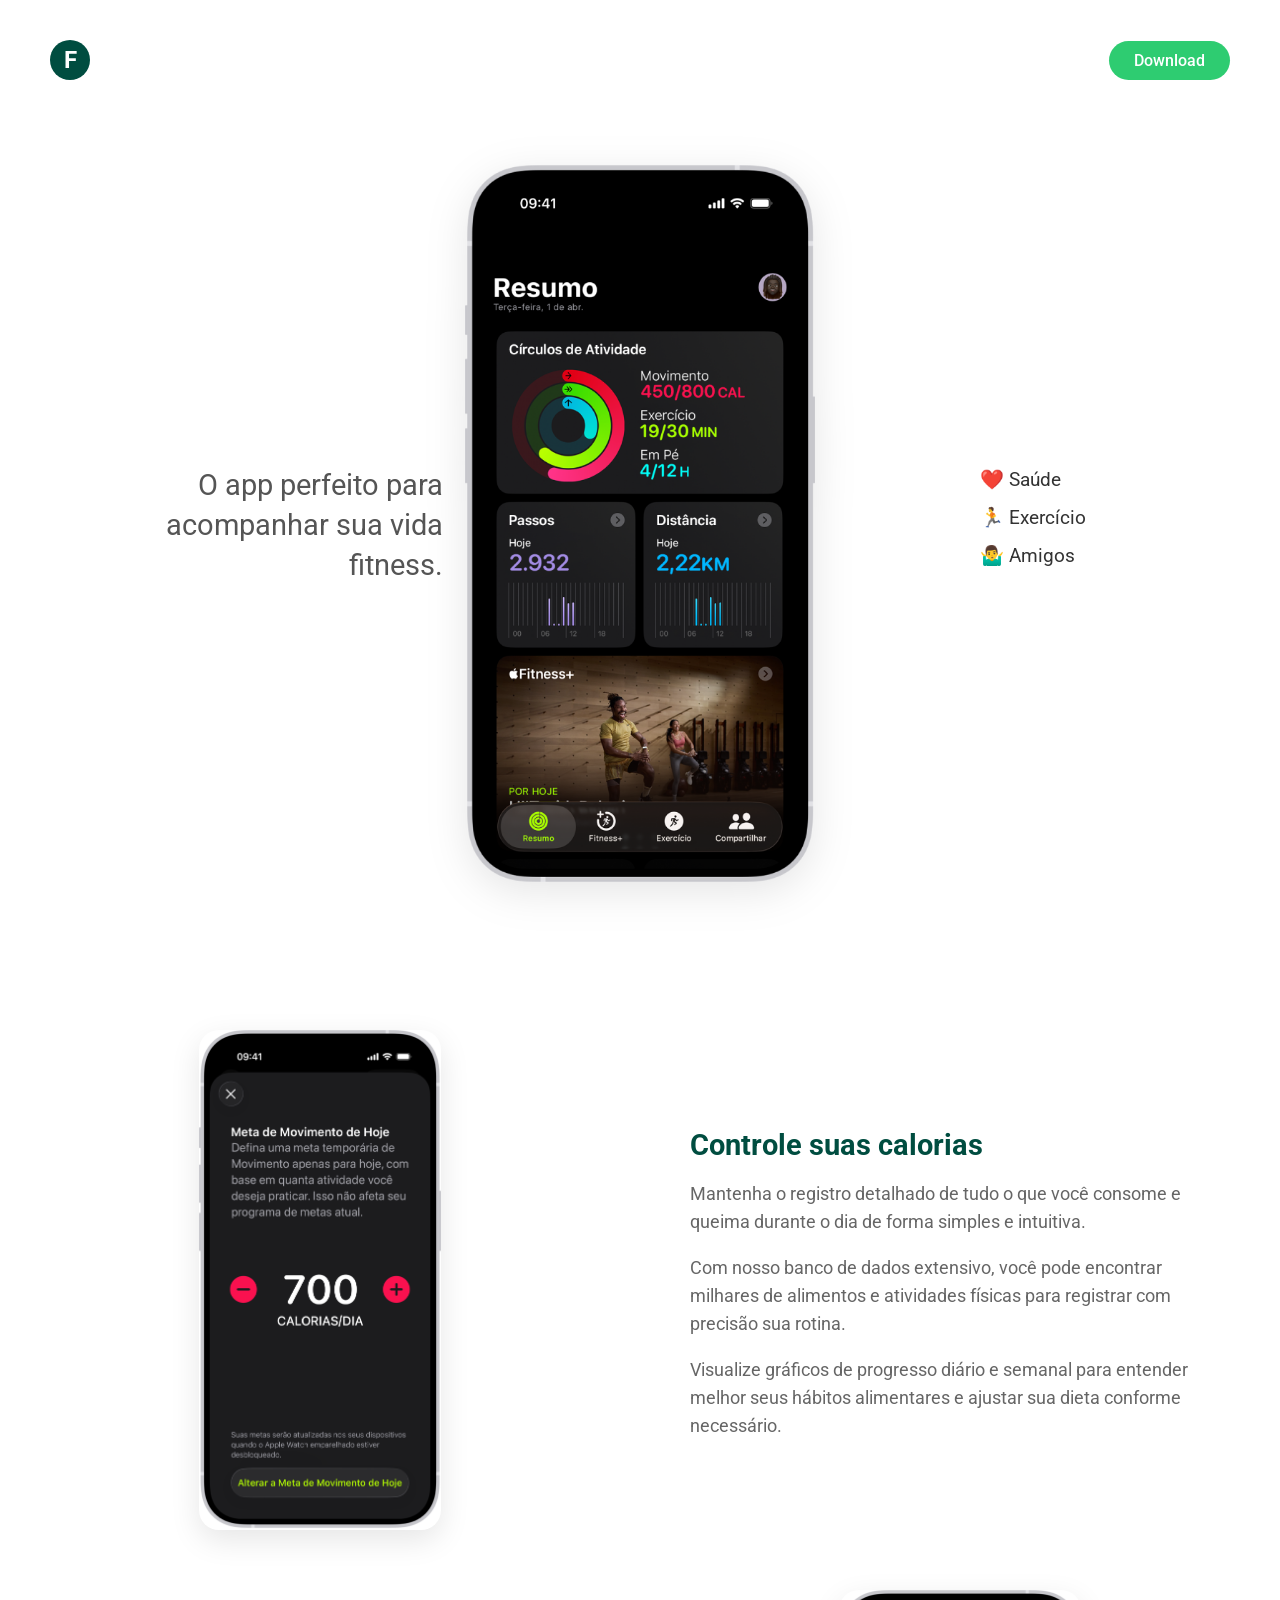
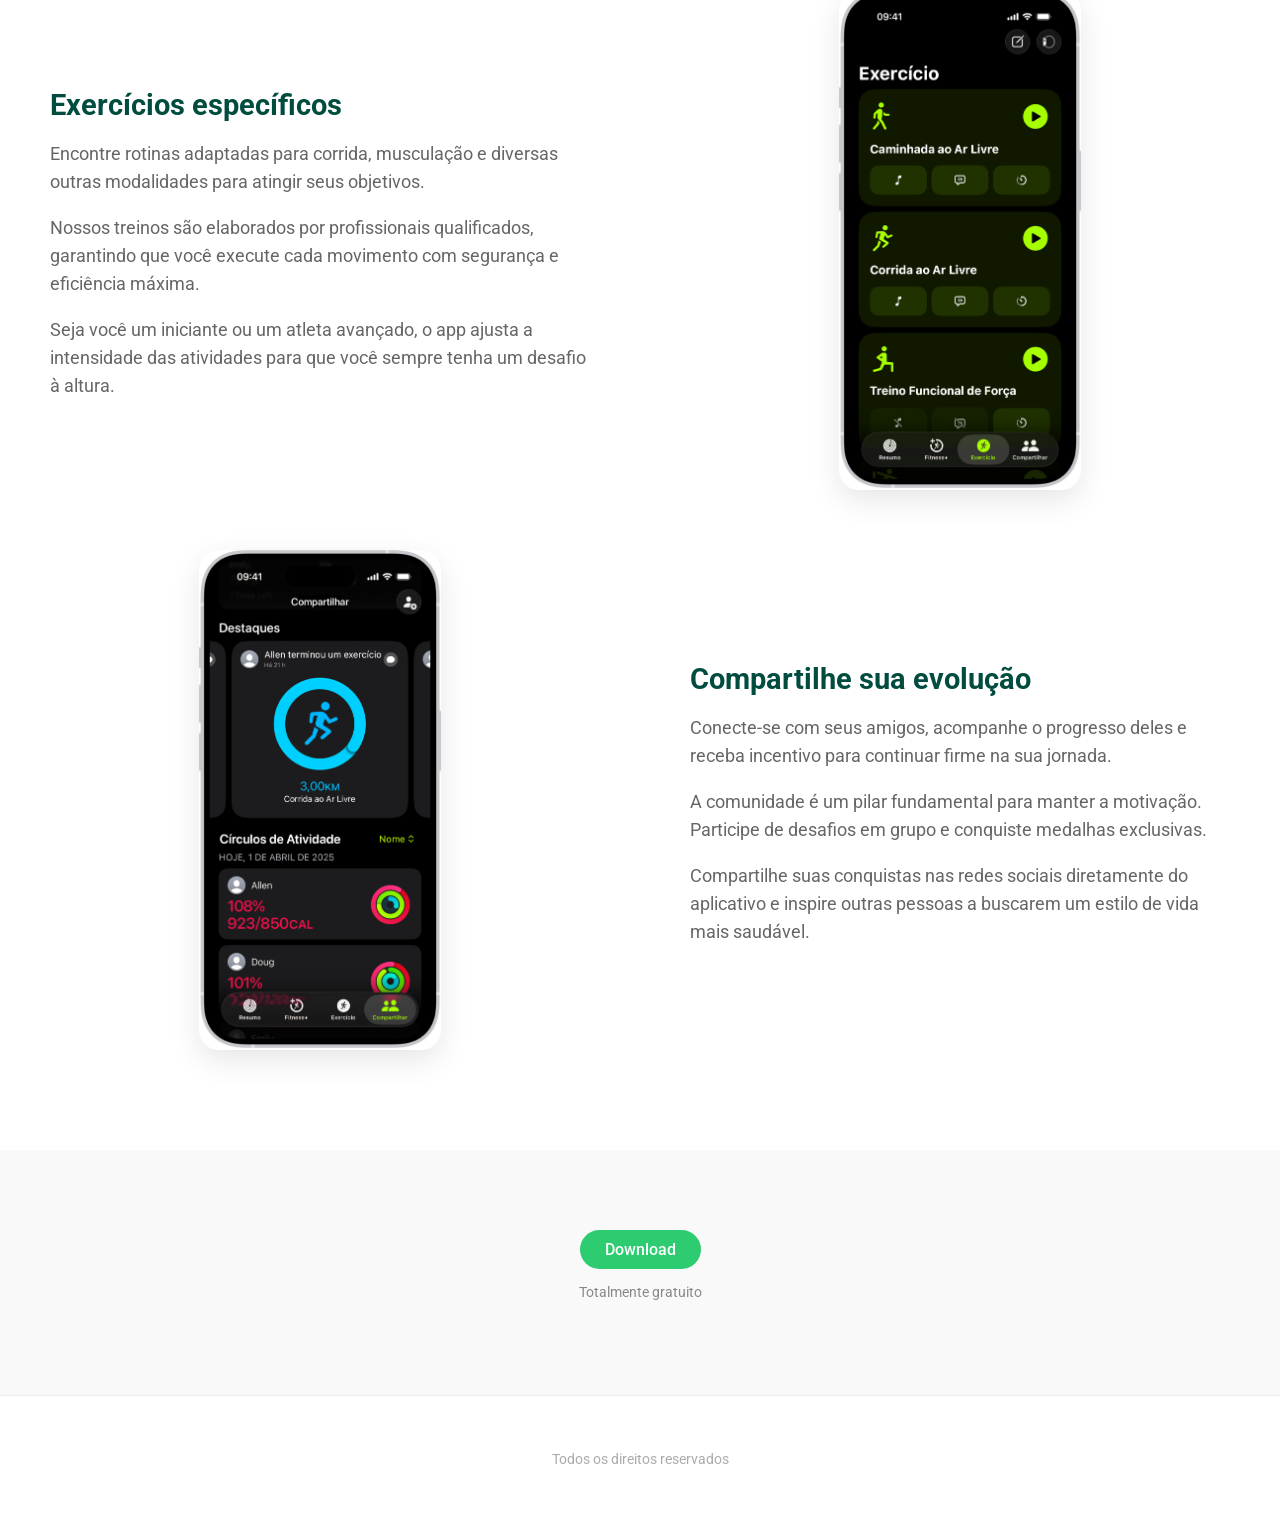
<file: index.html>
<!DOCTYPE html>
<html lang="pt-br">

<head>
    <meta charset="UTF-8">
    <meta name="viewport" content="width=device-width, initial-scale=1.0">
    <title>Meu site</title>
    <link href="style.css" rel="stylesheet" />
    <link rel="preconnect" href="https://fonts.googleapis.com">
    <link rel="preconnect" href="https://fonts.gstatic.com" crossorigin>
    <link href="https://fonts.googleapis.com/css2?family=Roboto:ital,wght@0,100..900;1,100..900&display=swap"
        rel="stylesheet">
</head>

<body>

    <header class="header">
        <div class="logo-container">
            <div class="logo-circle">F</div>
        </div>
        <a href="#" class="btn-download">Download</a>
    </header>

    <main>
        <section class="hero">
            <div class="hero-left">
                <h1>O app perfeito para acompanhar sua vida fitness.</h1>
            </div>
            <div class="hero-center">
                <img src="images/print_1.png" alt="Print do App" class="hero-image">
            </div>
            <div class="hero-right">
                <ul class="key-points">
                    <li>❤️ Saúde</li>
                    <li>🏃 Exercício</li>
                    <li>🤷‍♂️ Amigos</li>
                </ul>
            </div>
        </section>

        <section class="features">
            <div class="feature-item">
                <div class="feature-image">
                    <img src="images/print_2.png" alt="Contagem de calorias">
                </div>
                <div class="feature-text">
                    <h2>Controle suas calorias</h2>
                    <p>Mantenha o registro detalhado de tudo o que você consome e queima durante o dia de forma simples e intuitiva.</p>
                    <p>Com nosso banco de dados extensivo, você pode encontrar milhares de alimentos e atividades físicas para registrar com precisão sua rotina.</p>
                    <p>Visualize gráficos de progresso diário e semanal para entender melhor seus hábitos alimentares e ajustar sua dieta conforme necessário.</p>
                </div>
            </div>
            <div class="feature-item">
                <div class="feature-text">
                    <h2>Exercícios específicos</h2>
                    <p>Encontre rotinas adaptadas para corrida, musculação e diversas outras modalidades para atingir seus objetivos.</p>
                    <p>Nossos treinos são elaborados por profissionais qualificados, garantindo que você execute cada movimento com segurança e eficiência máxima.</p>
                    <p>Seja você um iniciante ou um atleta avançado, o app ajusta a intensidade das atividades para que você sempre tenha um desafio à altura.</p>
                </div>
                <div class="feature-image">
                    <img src="images/print_3.png" alt="Exercícios específicos">
                </div>
            </div>
            <div class="feature-item">
                <div class="feature-image">
                    <img src="images/print_4.png" alt="Compartilhamento com amigos">
                </div>
                <div class="feature-text">
                    <h2>Compartilhe sua evolução</h2>
                    <p>Conecte-se com seus amigos, acompanhe o progresso deles e receba incentivo para continuar firme na sua jornada.</p>
                    <p>A comunidade é um pilar fundamental para manter a motivação. Participe de desafios em grupo e conquiste medalhas exclusivas.</p>
                    <p>Compartilhe suas conquistas nas redes sociais diretamente do aplicativo e inspire outras pessoas a buscarem um estilo de vida mais saudável.</p>
                </div>
            </div>
        </section>

        <section class="cta">
            <a href="#" class="btn-download btn-large">Download</a>
            <p>Totalmente gratuito</p>
        </section>
    </main>

    <footer class="footer">
        <p>Todos os direitos reservados</p>
    </footer>

</body>

</html>
</file>
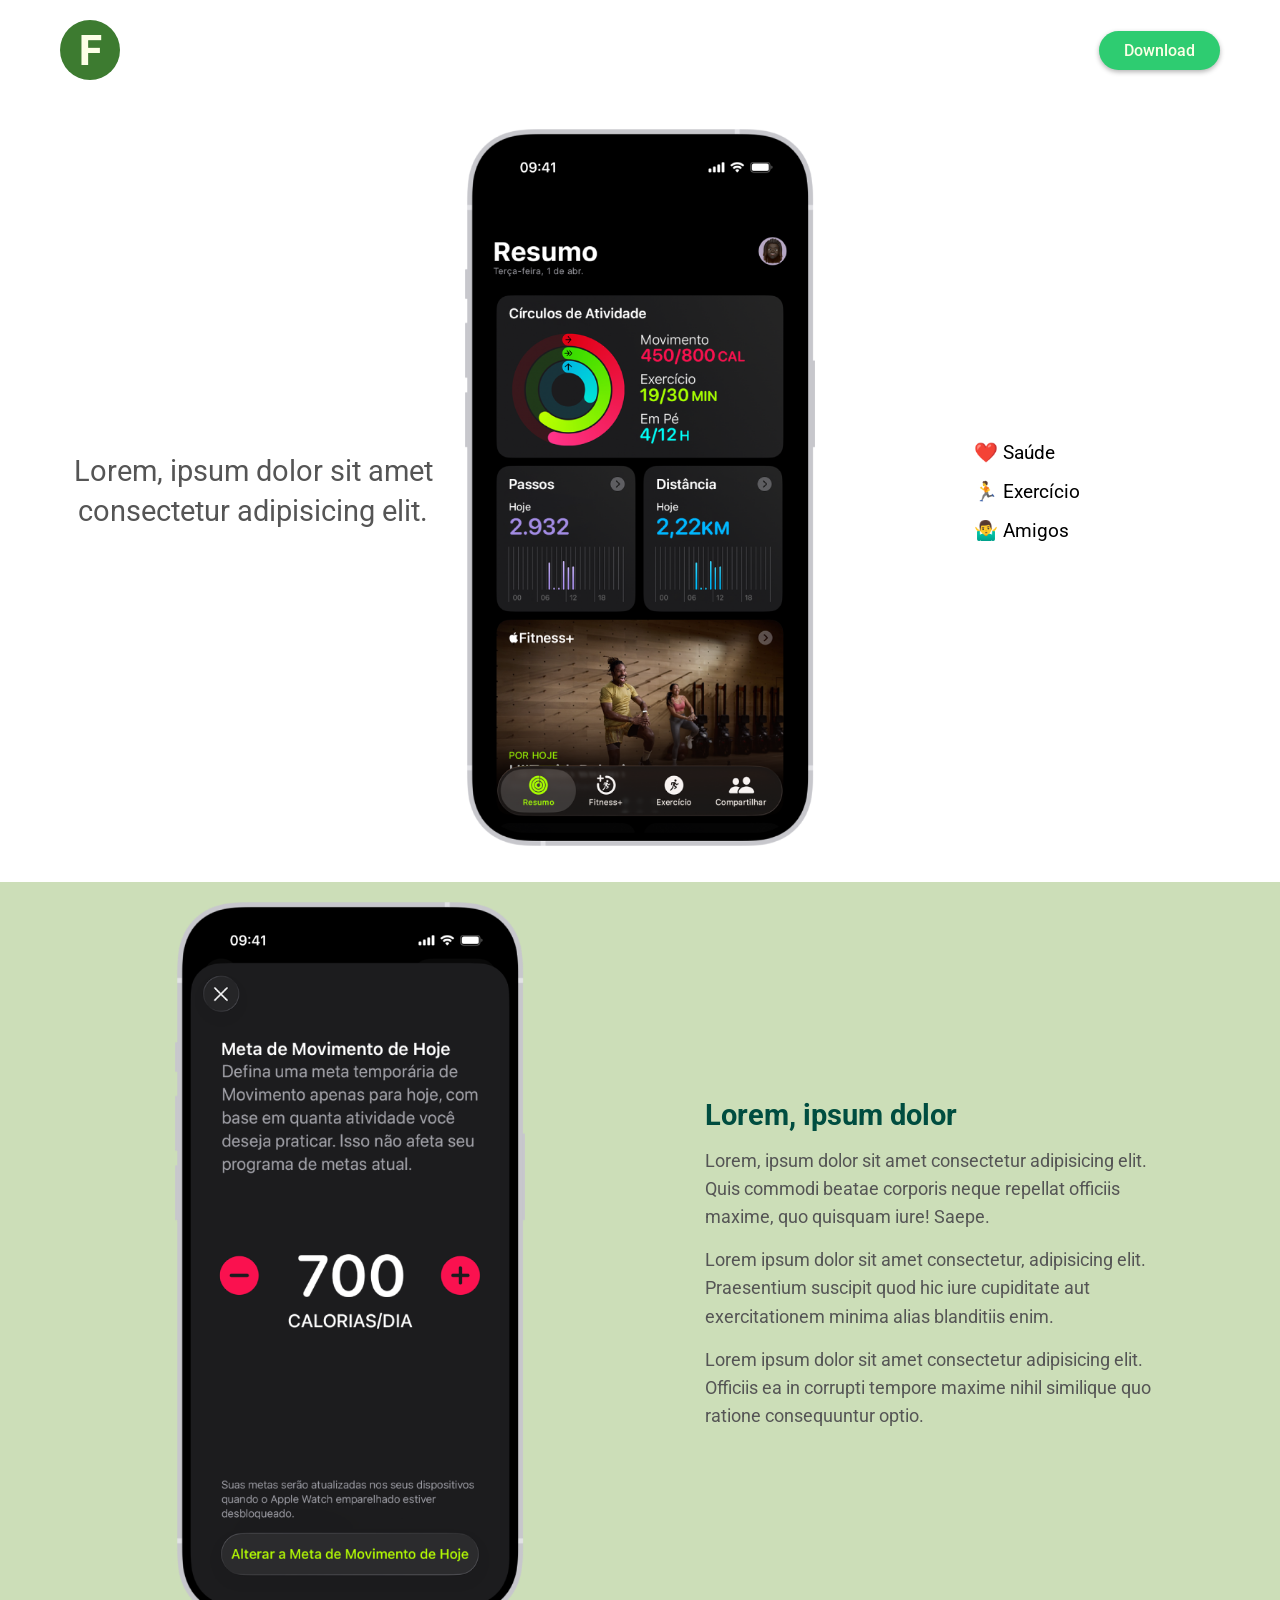
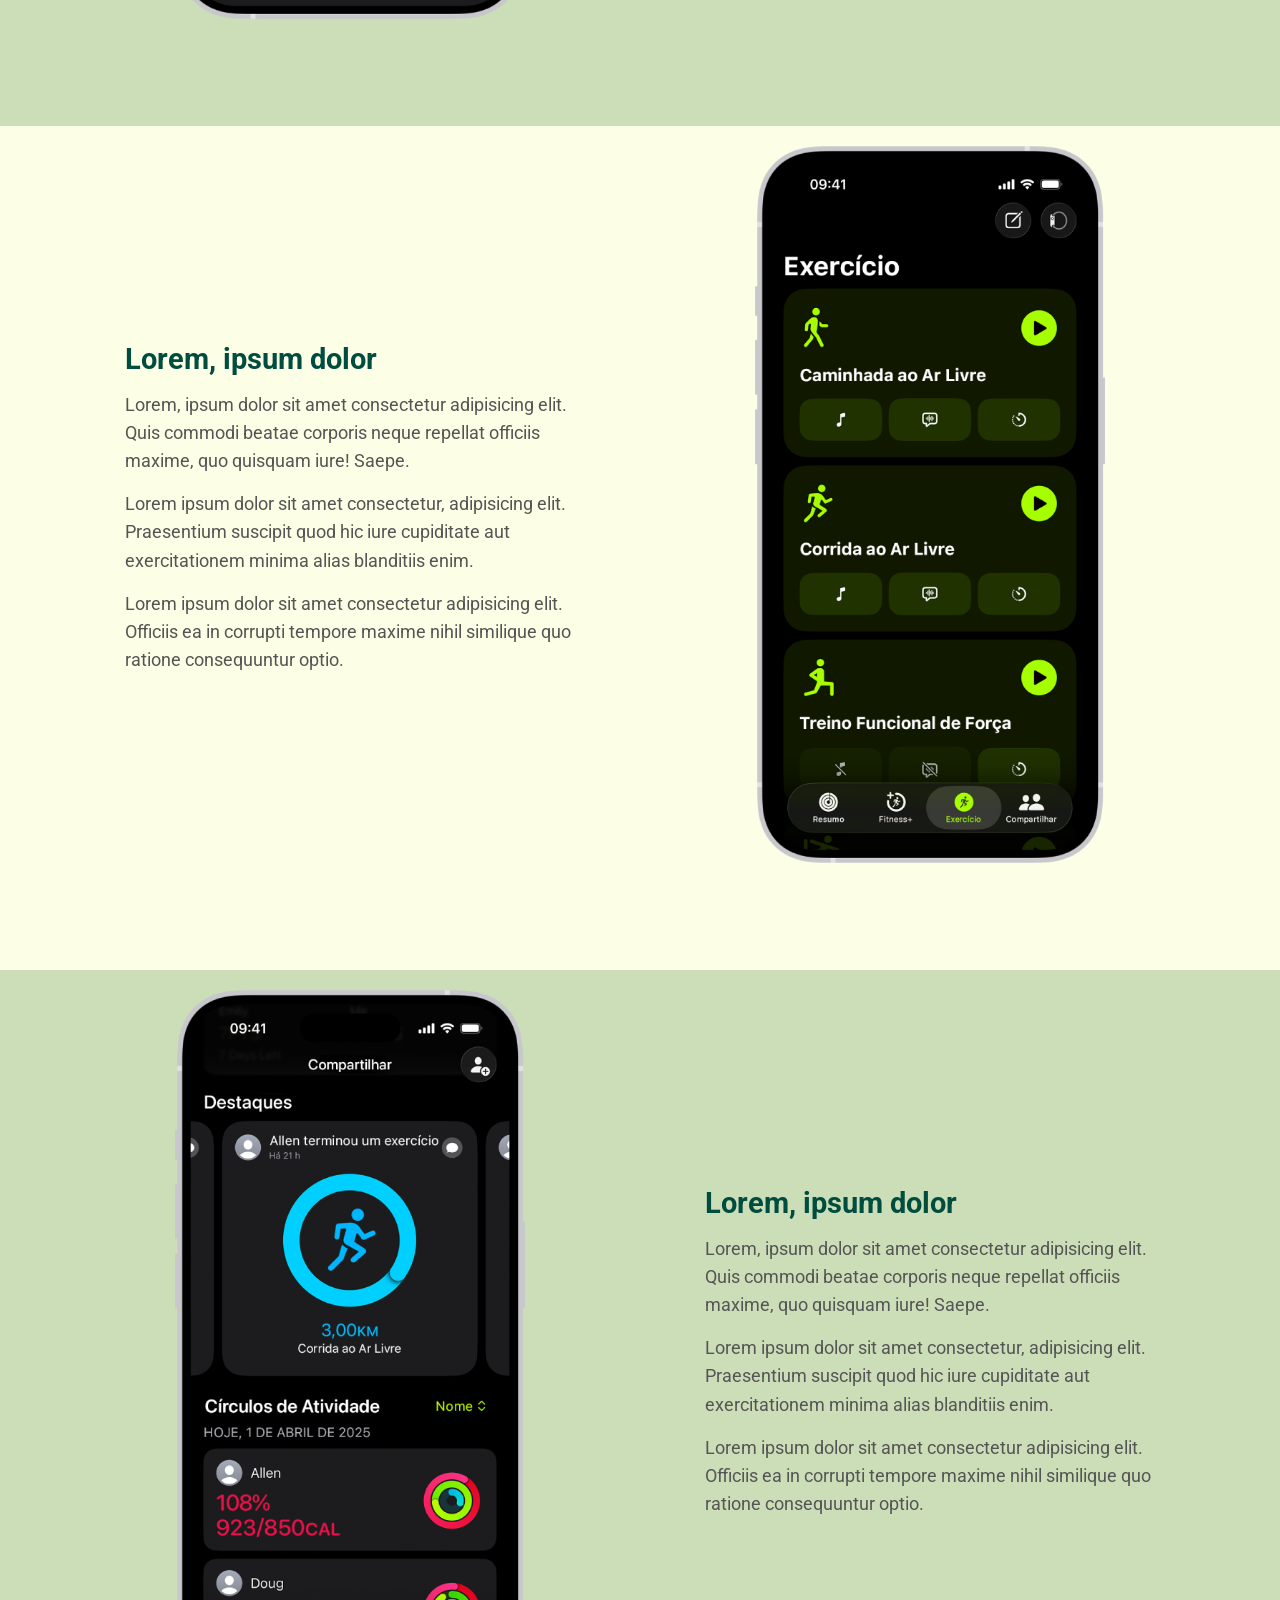
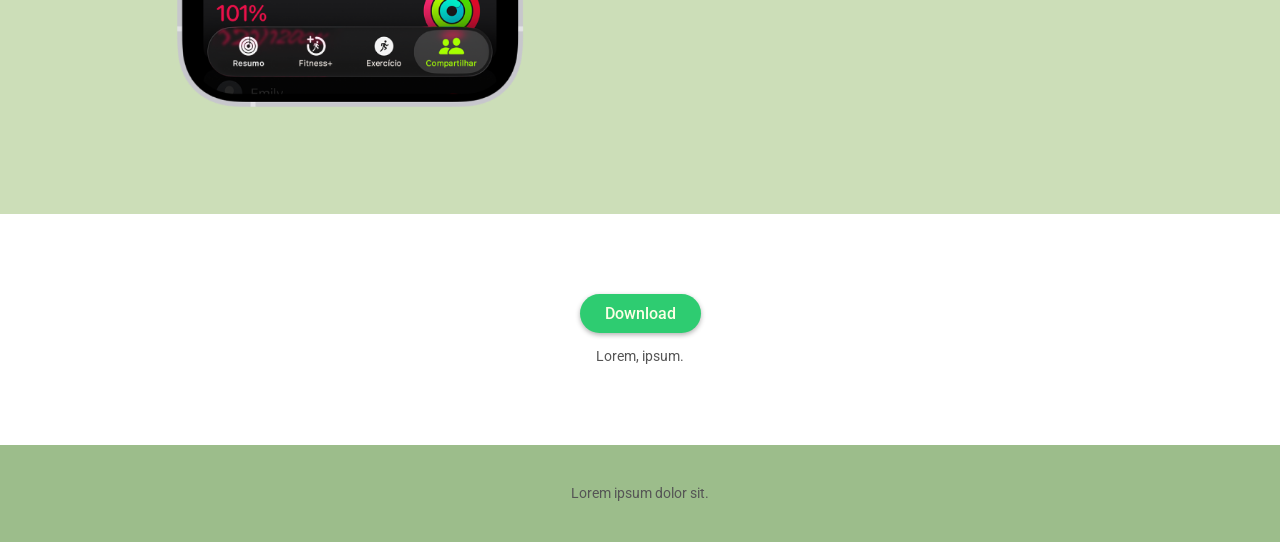
<file: assets/index.html>
<!DOCTYPE html>
<html lang="pt-br">

<head>
  <meta charset="UTF-8">
  <meta name="viewport" content="width=device-width, initial-scale=1.0">
  <title>APP Saúde</title>
  <link rel="stylesheet" href="style.css">
  <link rel="preconnect" href="https://fonts.googleapis.com">
  <link rel="preconnect" href="https://fonts.gstatic.com" crossorigin>
  <link href="https://fonts.googleapis.com/css2?family=Roboto:ital,wght@0,100..900;1,100..900&display=swap" rel="stylesheet">
</head>

<body>
  <header>
    <nav>
      <div class="logo">
        <span>F</span>
      </div>

      <div class="btn-download">
        <a href="">Download</a>
      </div>
    </nav>
  </header>

  <main>
    <section id="hero">
      <div class="hero-left">
        <h1>Lorem, ipsum dolor sit amet consectetur adipisicing elit.</h1>
      </div>
      <div class="hero-center">
        <img src="../images/print_1.png" alt="Print do App">
      </div>
      <div class="hero-right">
        <ul>
          <li>❤️ Saúde</li>
          <li>🏃 Exercício</li>
          <li>🤷‍♂️ Amigos</li>
        </ul>
      </div>
      <div class="btn-download">
        <a href="">Download</a>
      </div>
    </section>

    <section id="feature">

      <div class="feature-items" id="feature-items">
        <div class="feature-image">
          <img src="../images/print_2.png" alt="Contagem de calorias">
        </div>
        <div class="feature-text">
          <h2>Lorem, ipsum dolor</h2>
          <p>Lorem, ipsum dolor sit amet consectetur adipisicing elit. Quis commodi beatae corporis neque repellat officiis maxime, quo quisquam iure! Saepe.</p>
          <p>Lorem ipsum dolor sit amet consectetur, adipisicing elit. Praesentium suscipit quod hic iure cupiditate aut exercitationem minima alias blanditiis enim.</p>
          <p>Lorem ipsum dolor sit amet consectetur adipisicing elit. Officiis ea in corrupti tempore maxime nihil similique quo ratione consequuntur optio.</p>
        </div>
      </div>

      <div class="feature-items feature-items-reverse">
        <div class="feature-image">
          <img src="../images/print_3.png" alt="Exercícios">
        </div>
        <div class="feature-text">
          <h2>Lorem, ipsum dolor</h2>
          <p>Lorem, ipsum dolor sit amet consectetur adipisicing elit. Quis commodi beatae corporis neque repellat officiis maxime, quo quisquam iure! Saepe.</p>
          <p>Lorem ipsum dolor sit amet consectetur, adipisicing elit. Praesentium suscipit quod hic iure cupiditate aut exercitationem minima alias blanditiis enim.</p>
          <p>Lorem ipsum dolor sit amet consectetur adipisicing elit. Officiis ea in corrupti tempore maxime nihil similique quo ratione consequuntur optio.</p>
        </div>
      </div>

      <div class="feature-items">
        <div class="feature-image">
          <img src="../images/print_4.png" alt="Destaques">
        </div>
        <div class="feature-text">
          <h2>Lorem, ipsum dolor</h2>
          <p>Lorem, ipsum dolor sit amet consectetur adipisicing elit. Quis commodi beatae corporis neque repellat officiis maxime, quo quisquam iure! Saepe.</p>
          <p>Lorem ipsum dolor sit amet consectetur, adipisicing elit. Praesentium suscipit quod hic iure cupiditate aut exercitationem minima alias blanditiis enim.</p>
          <p>Lorem ipsum dolor sit amet consectetur adipisicing elit. Officiis ea in corrupti tempore maxime nihil similique quo ratione consequuntur optio.</p>
        </div>
      </div>

    </section>

    <section class="cta">
      <div class="btn-download">
        <a href="">Download</a>
      </div>
      <p>Lorem, ipsum.</p>
    </section>

    <footer>
      <p>Lorem ipsum dolor sit.</p>
    </footer>
  </main>
</body>

</html>
</file>
<file: style.css>
body {
    box-sizing: border-box;
    margin: 0;
    font-family: 'Roboto', Arial, sans-serif;
    background-color: #ffffff;
    color: #333;
}

/* --- Mobile-First (Base Styles) --- */

/* Header */
.header {
    display: flex;
    justify-content: space-between;
    align-items: center;
    padding: 15px 20px;
}

.logo-circle {
    background-color: #004d40;
    /* Verde escuro */
    color: white;
    width: 40px;
    height: 40px;
    border-radius: 50%;
    display: flex;
    align-items: center;
    justify-content: center;
    font-weight: bold;
    font-size: 24px;
}

.btn-download {
    background-color: #2ecc71;
    /* Verde */
    color: white;
    padding: 8px 18px;
    text-decoration: none;
    border-radius: 25px;
    font-weight: 500;
    font-size: 0.9rem;
    transition: background-color 0.3s;
}

.btn-download:hover {
    background-color: #27ae60;
}

/* Hero Section */
.hero {
    display: flex;
    flex-direction: column;
    /* Pilha vertical no mobile */
    padding: 40px 20px;
    gap: 40px;
    text-align: center;
}

.hero-left,
.hero-center,
.hero-right {
    display: flex;
    flex-direction: column;
    align-items: center;
    /* Centralizado no mobile */
}

.hero-left h1 {
    font-size: 1.6rem;
    font-weight: 400;
    line-height: 1.4;
    color: #555;
    margin: 0;
}

.hero-center .hero-image {
    max-width: 80%;
    height: auto;
    filter: drop-shadow(0 10px 20px rgba(0, 0, 0, 0.1));
}

.key-points {
    list-style: none;
    padding: 0;
    margin: 0;
    font-size: 1.1rem;
    text-align: left;
}

.key-points li {
    margin-bottom: 15px;
}

/* Features Section */
.features {
    padding: 60px 20px;
    display: flex;
    flex-direction: column;
    gap: 60px;
}

.feature-item {
    display: flex;
    flex-direction: column;
    align-items: center;
    gap: 30px;
    text-align: center;
}

.feature-item:nth-child(2) {
    flex-direction: column-reverse;
}

.feature-image img {
    max-width: 100%;

    max-height: 500px;
    border-radius: 20px;
    box-shadow: 0 10px 30px rgba(0, 0, 0, 0.1);
}

.feature-text h2 {
    font-size: 1.8rem;
    color: #004d40;
    margin-bottom: 15px;
}

.feature-text p {
    font-size: 1.1rem;
    line-height: 1.6;
    color: #666;

    max-width: 600px;
    margin-bottom: 15px;
}

/* CTA Section */
.cta {
    padding: 80px 20px;
    text-align: center;
    background-color: #f9f9f9;
}

.btn-large {
    padding: 15px 40px;
    font-size: 1.2rem;
    display: inline-block;
}

.cta p {
    margin-top: 15px;
    color: #888;
    font-size: 0.9rem;
}

/* Footer */
.footer {
    padding: 40px 20px;
    text-align: center;
    border-top: 1px solid #eee;
    color: #aaa;
    font-size: 0.9rem;
}

/* --- Desktop Breakpoint (>= 900px) --- */
@media (min-width: 900px) {
    .header {
        padding: 20px 50px;
        height: 80px;
    }

    .btn-download {
        padding: 10px 25px;
        font-size: 1rem;
    }

    .hero {
        flex-direction: row;
        /* Lado a lado no desktop */
        height: 90vh;
        padding: 0 50px;
        gap: 0;
        text-align: left;
    }

    .hero-left,
    .hero-center,
    .hero-right {
        flex: 1;
        height: 100%;
        justify-content: center;
    }

    .hero-left {
        align-items: flex-end;
        /* Ajuste solicitado */
        text-align: right;
    }

    .hero-left h1 {
        font-size: 1.8rem;
        max-width: 300px;
    }

    .hero-center {
        align-items: center;
    }

    .hero-center .hero-image {
        max-height: 80vh;
        max-width: none;
    }

    .hero-right {
        align-items: center;
        /* Ajuste solicitado */
    }

    .key-points {
        font-size: 1.2rem;
    }

    /* Features Desktop */
    .features {
        padding: 100px 50px;
    }

    .feature-item {
        flex-direction: row;
        justify-content: center;
        gap: 100px;
        text-align: left;
    }

    .feature-item:nth-child(even) {
        flex-direction: row;
        /* Já está definido no HTML com a ordem invertida para o segundo item */
    }

    .feature-text {
        flex: 1;

        max-width: 550px;
    }

    .feature-image {
        flex: 1;
        display: flex;
        justify-content: center;
    }

    .feature-image img {
        max-height: 500px;
    }
}
</file>
<file: assets/style.css>
/*
.color1 { #3d7b30 };
.color2 { #6d9c5d };
.color3 { #9cbd8b };
.color4 { #ccdeb8 };
.color5 { #fcffe6 };
*/

* {
  margin: 0;
  padding: 0;
  box-sizing: border-box;
}

:root {
  --background-color: #fcffe6;
  --background-primary: #ccdeb8;
  --background-second: #9cbd8b;

  --font-family: 'Roboto', Arial, sans-serif;
  --font-color: #555555;

  --border-radius: 25px;

  --color-button: #2ecc71;
  --color-logo: #3d7b30;

  --font-color-logo: #fcffe6;
  --font-size-logo: 2.625rem;
  --font-weight-logo: 800;

  --font-size-btn: 1rem;
  --font-weight-btn: 500;
  --outline-btn: #6d9c5d;

  --font-size-h1: 1.8rem;
  --font-weight-h1: normal;
  --font-color-h1: #555555;
  --line-height-h1: 1.4;

  --font-color-h2: #004d40;
  --font-size-h2: 1.8rem;
}

body {
  font-family: var(--font-family);
}

header nav {
  height: 100px;
  display: flex;
  justify-content: space-between;
  align-items: center;
  padding: 0 60px;
}

.logo {
  height: 60px;
  width: 60px;
  background: var(--color-logo);
  border-radius: 50%;
  display: flex;
  justify-content: center;
  align-items: center;

  span {
    font-family: var(--font-family);
    font-size: var(--font-size-logo);
    font-weight: var(--font-weight-logo);

    color: var(--font-color-logo);
  }
}

.btn-download a {
  display: block;
  background: var(--color-button);
  padding: 0.625rem 1.5625rem;
  border: none;
  border-radius: var(--border-radius);
  outline: none;
  box-shadow: 0 2px 5px rgba(0, 0, 0, 0.3);
  filter: brightness(1);
  cursor: pointer;
  transition: all 0.3s ease;

  text-decoration: none;
  font-family: var(--font-family);
  font-size: var(--font-size-btn);
  font-weight: 500;
  color: var(--font-color-logo);

  &:hover {
    transform: translateY(-2px);
    box-shadow: 0 8px 12px -2px rgba(0, 0, 0, 0.5);
    filter: brightness(1.2);
  }

  &:active {
    transform: translateY(0);
    box-shadow: 0 2px 5px rgba(0, 0, 0, 0.2);
    filter: brightness(1);
  }

  &:focus-visible {
    outline: 3px solid var(--outline-btn);
    outline-offset: 2px;
  }
}


#hero {
  height: calc(98vh - 100px);
  padding: 0 60px;
  display: flex;
  justify-content: center;
  align-items: center;

  .btn-download {
    display: none;
  }
}

.hero-left,
.hero-center {
  text-align: center;
  flex: 1;
}

.hero-right {
  flex: 1;

  display: flex;
  justify-content: center;
  align-items: center;
}

.hero-left h1 {
  font-size: var(--font-size-h1);
  font-weight: var(--font-weight-h1);
  color: var(--font-color-h1);
  line-height: var(--line-height-h1);

  max-width: 400px;
}

.hero-center img {
  max-height: 80vh;
}

.hero-right ul {
  list-style: none;
  font-size: 1.2rem;
  display: flex;
  flex-direction: column;
  gap: 1rem;
}

#feature {
  min-height: 100vh;
  width: 100%;
}

.feature-items {
  display: grid;
  grid-template-columns: repeat(2, 1fr);
  place-items: center;

  width: 100%;
  padding: 20px 60px 100px 60px;
  background: var(--background-primary);

  .feature-image img {
    max-height: 80vh;
  }

  .feature-text {
    max-width: 450px;

    display: flex;
    flex-direction: column;
    gap: 15px;
  }

  h2 {
    color: var(--font-color-h2);
    font-size: 1.8rem;
  }

  p {
    line-height: 1.6;
    font-size: 1.1rem;
    color: var(--font-color);
  }
}

.feature-items-reverse {
  background: var(--background-color);

  .feature-image {
    order: 1;
  }

  .feature-text {
    order: 0;
  }
}

.cta {
  display: flex;
  flex-direction: column;
  justify-content: center;
  align-items: center;

  gap: 15px;

  padding: 80px 60px;

  p {
    font-size: 0.9rem;
    color: var(--font-color);
  }
}

footer {
  display: flex;
  justify-content: center;
  align-items: center;

  padding: 40px 60px;
  font-size: 0.9rem;
  background: var(--background-second);
  color: var(--font-color);
}

@media screen and (max-width: 768px) {

  header nav {
    flex-direction: column;
    height: auto;
    row-gap: 15px;
    padding-top: 20px;
    padding-bottom: 20px;
  }

  #hero {
    flex-direction: column;
    height: auto;
    row-gap: 60px;
    padding-bottom: 20px;
  }

  .hero-center img, .feature-image img {
    max-height: 70vh;
    width: 100%;
  }

  .feature-items {
    grid-template-columns: 1fr;
    row-gap: 60px;

    .feature-text h2{
      text-align: center;
    }
  }

  .feature-items-reverse {
    .feature-image {
      order: 0;
    }

    .feature-text {
      order: 0;
    }
  }
}
</file>
